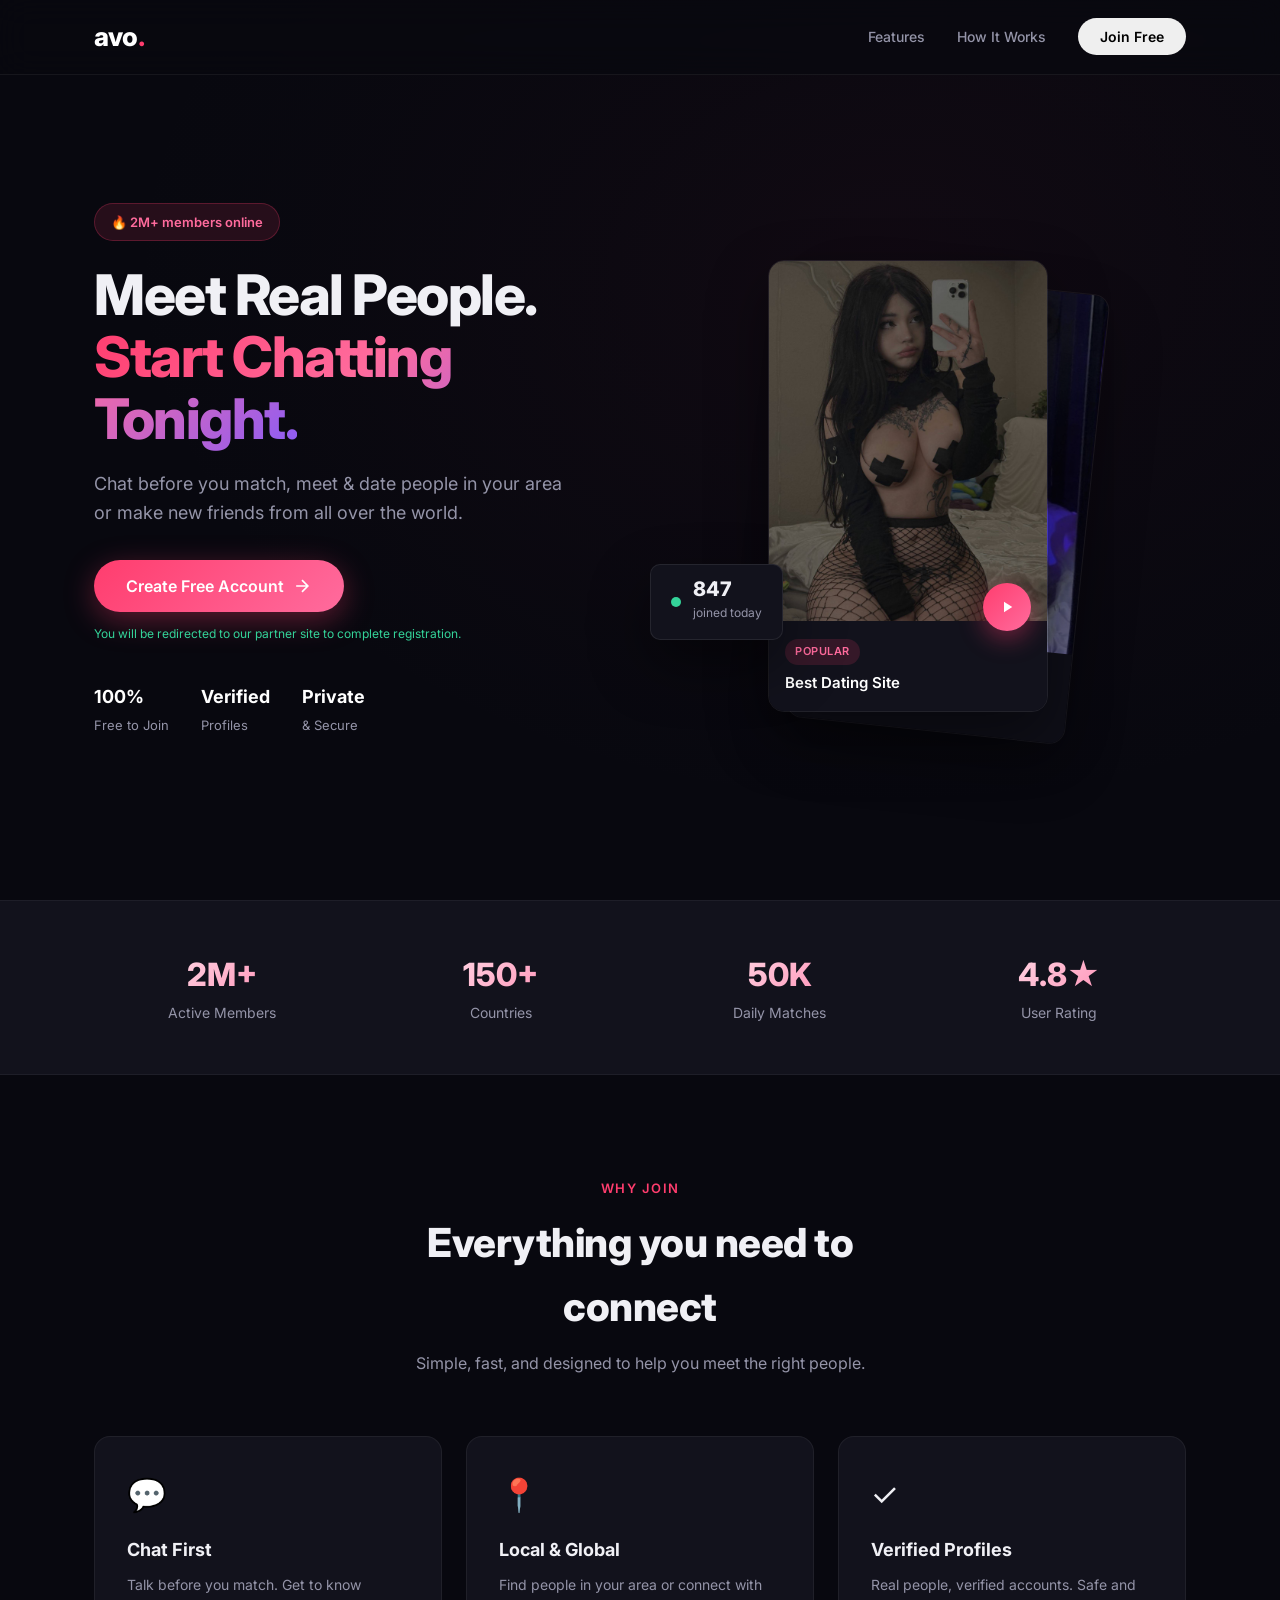
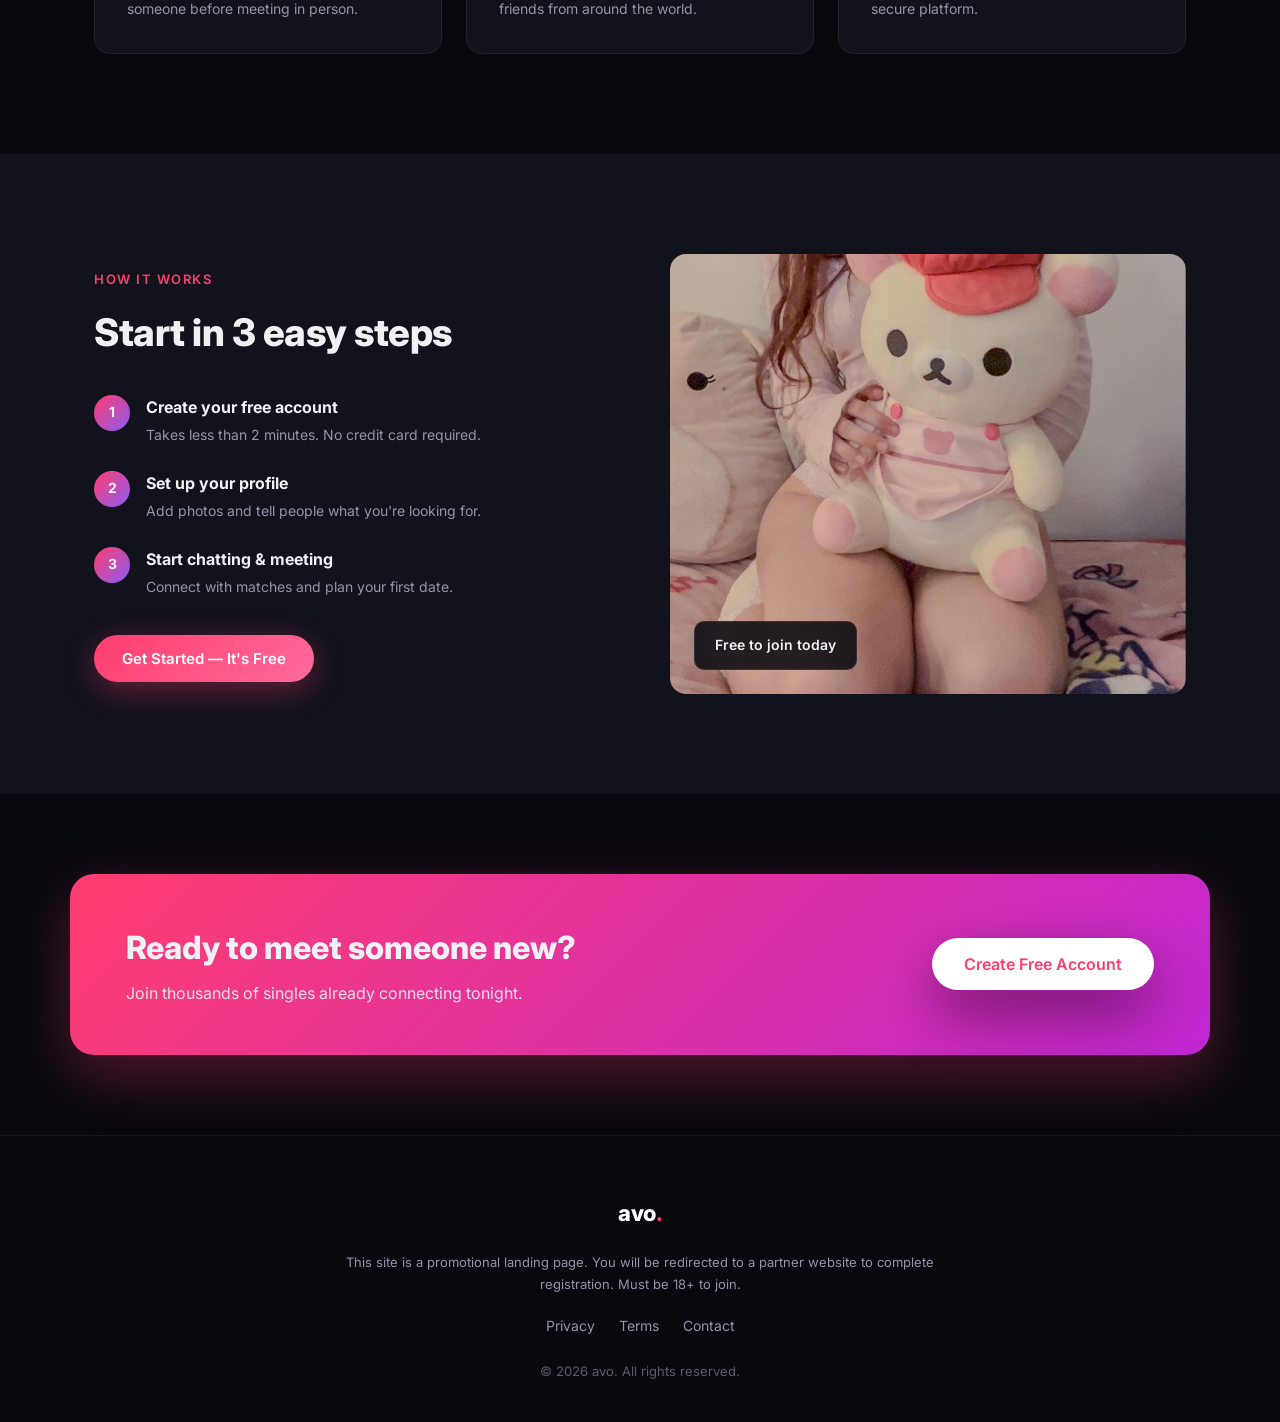
<file: index.html>
<!DOCTYPE html>
<html lang="en">

<head>
	<title>Meet Singles Near You — Free to Join Today</title>
	<meta charset="utf-8">
	<meta name="viewport" content="width=device-width, initial-scale=1">
	<meta name="description" content="Chat before you match. Meet people in your area or make new friends worldwide.">

	<link rel="preconnect" href="https://fonts.googleapis.com">
	<link rel="preconnect" href="https://fonts.gstatic.com" crossorigin>
	<link href="https://fonts.googleapis.com/css2?family=Inter:wght@400;500;600;700;800&display=swap" rel="stylesheet">
	<link rel="stylesheet" href="css/style.css">
</head>

<body>

	<header class="header">
		<div class="container header__inner">
			<a href="#" class="logo">avo<span>.</span></a>
			<input type="checkbox" id="nav-toggle" class="nav-toggle" hidden>
			<label for="nav-toggle" class="nav-toggle-btn" aria-label="Menu">
				<span></span><span></span><span></span>
			</label>
			<nav class="nav">
				<a href="#features">Features</a>
				<a href="#how">How It Works</a>
				<button class="btn btn--sm" onclick="routeUser()">Join Free</button>
			</nav>
		</div>
	</header>

	<main>
		<section class="hero">
			<div class="hero__bg">
				<div class="hero__slide hero__slide--1"></div>
				<div class="hero__slide hero__slide--2"></div>
			</div>
			<div class="hero__overlay"></div>

			<div class="container hero__grid">
				<div class="hero__content">
					<span class="badge">🔥 2M+ members online</span>
					<h1>Meet Real People.<br><span class="gradient-text">Start Chatting Tonight.</span></h1>
					<p class="hero__desc">Chat before you match, meet &amp; date people in your area or make new friends from all over the world.</p>

					<div class="hero__cta">
						<button class="btn btn--primary btn--lg" onclick="routeUser()">
							Create Free Account
							<svg width="20" height="20" viewBox="0 0 24 24" fill="none" stroke="currentColor" stroke-width="2"><path d="M5 12h14M12 5l7 7-7 7"/></svg>
						</button>
						<p class="hero__note">You will be redirected to our partner site to complete registration.</p>
					</div>

					<div class="hero__trust">
						<div class="trust-item">
							<strong>100%</strong>
							<span>Free to Join</span>
						</div>
						<div class="trust-item">
							<strong>Verified</strong>
							<span>Profiles</span>
						</div>
						<div class="trust-item">
							<strong>Private</strong>
							<span>&amp; Secure</span>
						</div>
					</div>
				</div>

				<div class="hero__visual">
					<div class="card-stack">
						<div class="profile-card profile-card--back">
							<img src="images/bg_2.jpg" alt="">
							<div class="profile-card__info">
								<span class="profile-card__tag">Nearby</span>
								<p>Meet New People</p>
							</div>
						</div>
						<div class="profile-card profile-card--front">
							<img src="images/bg_1.jpg" alt="">
							<div class="profile-card__info">
								<span class="profile-card__tag">Popular</span>
								<p>Best Dating Site</p>
							</div>
							<button class="profile-card__btn" onclick="routeUser()" aria-label="Join now">
								<svg width="18" height="18" viewBox="0 0 24 24" fill="currentColor"><path d="M8 5v14l11-7z"/></svg>
							</button>
						</div>
					</div>
					<div class="floating-stat">
						<span class="floating-stat__dot"></span>
						<div>
							<strong>847</strong>
							<span>joined today</span>
						</div>
					</div>
				</div>
			</div>
		</section>

		<section class="stats">
			<div class="container stats__grid">
				<div class="stat">
					<strong>2M+</strong>
					<span>Active Members</span>
				</div>
				<div class="stat">
					<strong>150+</strong>
					<span>Countries</span>
				</div>
				<div class="stat">
					<strong>50K</strong>
					<span>Daily Matches</span>
				</div>
				<div class="stat">
					<strong>4.8★</strong>
					<span>User Rating</span>
				</div>
			</div>
		</section>

		<section class="features" id="features">
			<div class="container">
				<div class="section-head">
					<span class="section-label">Why Join</span>
					<h2>Everything you need to connect</h2>
					<p>Simple, fast, and designed to help you meet the right people.</p>
				</div>
				<div class="features__grid">
					<article class="feature-card">
						<div class="feature-card__icon">💬</div>
						<h3>Chat First</h3>
						<p>Talk before you match. Get to know someone before meeting in person.</p>
					</article>
					<article class="feature-card">
						<div class="feature-card__icon">📍</div>
						<h3>Local &amp; Global</h3>
						<p>Find people in your area or connect with friends from around the world.</p>
					</article>
					<article class="feature-card">
						<div class="feature-card__icon">✓</div>
						<h3>Verified Profiles</h3>
						<p>Real people, verified accounts. Safe and secure platform.</p>
					</article>
				</div>
			</div>
		</section>

		<section class="how" id="how">
			<div class="container how__grid">
				<div class="how__content">
					<span class="section-label">How It Works</span>
					<h2>Start in 3 easy steps</h2>
					<ol class="steps">
						<li>
							<span class="step-num">1</span>
							<div>
								<strong>Create your free account</strong>
								<p>Takes less than 2 minutes. No credit card required.</p>
							</div>
						</li>
						<li>
							<span class="step-num">2</span>
							<div>
								<strong>Set up your profile</strong>
								<p>Add photos and tell people what you're looking for.</p>
							</div>
						</li>
						<li>
							<span class="step-num">3</span>
							<div>
								<strong>Start chatting &amp; meeting</strong>
								<p>Connect with matches and plan your first date.</p>
							</div>
						</li>
					</ol>
					<button class="btn btn--primary" onclick="routeUser()">Get Started — It's Free</button>
				</div>
				<div class="how__image">
					<img src="images/1.jpg" alt="Happy couple">
					<div class="how__image-badge">Free to join today</div>
				</div>
			</div>
		</section>

		<section class="cta-banner">
			<div class="container cta-banner__inner">
				<div>
					<h2>Ready to meet someone new?</h2>
					<p>Join thousands of singles already connecting tonight.</p>
				</div>
				<button class="btn btn--white btn--lg" onclick="routeUser()">Create Free Account</button>
			</div>
		</section>
	</main>

	<footer class="footer">
		<div class="container footer__inner">
			<a href="#" class="logo logo--footer">avo<span>.</span></a>
			<p class="footer__disclaimer">This site is a promotional landing page. You will be redirected to a partner website to complete registration. Must be 18+ to join.</p>
			<div class="footer__links">
				<a href="#">Privacy</a>
				<a href="#">Terms</a>
				<a href="#">Contact</a>
			</div>
			<p class="footer__copy">&copy; 2026 avo. All rights reserved.</p>
		</div>
	</footer>

	<script>
		const LINKS = {
			US: "https://bgeqbv.sereneloves.com/?utm_source=da57dc555e50572d&ban=other&j1=1&s1=175893&s2=2215649",
			GB: "https://bgeqbv.sereneloves.com/?utm_source=da57dc555e50572d&ban=other&j1=1&s1=175893&s2=2215649",
			DE: "https://bgeqbv.sereneloves.com/?utm_source=da57dc555e50572d&ban=other&j1=1&s1=175893&s2=2215649",
			NO: "https://bgeqbv.sereneloves.com/?utm_source=da57dc555e50572d&ban=other&j1=1&s1=175893&s2=2215649",
			AU: "https://bgeqbv.sereneloves.com/?utm_source=da57dc555e50572d&ban=other&j1=1&s1=175893&s2=2215649",
			CH: "https://bgeqbv.sereneloves.com/?utm_source=da57dc555e50572d&ban=other&j1=1&s1=175893&s2=2215649",
			DK: "https://bgeqbv.sereneloves.com/?utm_source=da57dc555e50572d&ban=other&j1=1&s1=175893&s2=2215649",
			SE: "https://bgeqbv.sereneloves.com/?utm_source=da57dc555e50572d&ban=other&j1=1&s1=175893&s2=2215649",
			BE: "https://bgeqbv.sereneloves.com/?utm_source=da57dc555e50572d&ban=other&j1=1&s1=175893&s2=2215649",
			NZ: "https://bgeqbv.sereneloves.com/?utm_source=da57dc555e50572d&ban=other&j1=1&s1=175893&s2=2215649",
			AT: "https://bgeqbv.sereneloves.com/?utm_source=da57dc555e50572d&ban=other&j1=1&s1=175893&s2=2215649",
			CA: "https://bgeqbv.sereneloves.com/?utm_source=da57dc555e50572d&ban=other&j1=1&s1=175893&s2=2215649",
			HU: "https://bgeqbv.sereneloves.com/?utm_source=da57dc555e50572d&ban=other&j1=1&s1=175893&s2=2215649",
			NL: "https://bgeqbv.sereneloves.com/?utm_source=da57dc555e50572d&ban=other&j1=1&s1=175893&s2=2215649",
			CZ: "https://bgeqbv.sereneloves.com/?utm_source=da57dc555e50572d&ban=other&j1=1&s1=175893&s2=2215649",
			FI: "https://bgeqbv.sereneloves.com/?utm_source=da57dc555e50572d&ban=other&j1=1&s1=175893&s2=2215649",
			FR: "https://bgeqbv.sereneloves.com/?utm_source=da57dc555e50572d&ban=other&j1=1&s1=175893&s2=2215649",
			IT: "https://bgeqbv.sereneloves.com/?utm_source=da57dc555e50572d&ban=other&j1=1&s1=175893&s2=2215649",
			IE: "https://bgeqbv.sereneloves.com/?utm_source=da57dc555e50572d&ban=other&j1=1&s1=175893&s2=2215649",
			SI: "https://bgeqbv.sereneloves.com/?utm_source=da57dc555e50572d&ban=other&j1=1&s1=175893&s2=2215649",
			LU: "https://bgeqbv.sereneloves.com/?utm_source=da57dc555e50572d&ban=other&j1=1&s1=175893&s2=2215649",
			RO: "https://bgeqbv.sereneloves.com/?utm_source=da57dc555e50572d&ban=other&j1=1&s1=175893&s2=2215648",
			PL: "https://bgeqbv.sereneloves.com/?utm_source=da57dc555e50572d&ban=other&j1=1&s1=175893&s2=2215648",
			PT: "https://bgeqbv.sereneloves.com/?utm_source=da57dc555e50572d&ban=other&j1=1&s1=175893&s2=2215648",
			SK: "https://bgeqbv.sereneloves.com/?utm_source=da57dc555e50572d&ban=other&j1=1&s1=175893&s2=2215648",
			GR: "https://bgeqbv.sereneloves.com/?utm_source=da57dc555e50572d&ban=other&j1=1&s1=175893&s2=2215648",
			BG: "https://bgeqbv.sereneloves.com/?utm_source=da57dc555e50572d&ban=other&j1=1&s1=175893&s2=2215648",
			HR: "https://bgeqbv.sereneloves.com/?utm_source=da57dc555e50572d&ban=other&j1=1&s1=175893&s2=2215648",
			LT: "https://bgeqbv.sereneloves.com/?utm_source=da57dc555e50572d&ban=other&j1=1&s1=175893&s2=2215648",
			LV: "https://bgeqbv.sereneloves.com/?utm_source=da57dc555e50572d&ban=other&j1=1&s1=175893&s2=2215648",
			EE: "https://bgeqbv.sereneloves.com/?utm_source=da57dc555e50572d&ban=other&j1=1&s1=175893&s2=2215648",
			CO: "https://bgeqbv.sereneloves.com/?utm_source=da57dc555e50572d&ban=other&j1=1&s1=175893&s2=2215648",
			PE: "https://bgeqbv.sereneloves.com/?utm_source=da57dc555e50572d&ban=other&j1=1&s1=175893&s2=2215648",
			JP: "https://bgeqbv.sereneloves.com/?utm_source=da57dc555e50572d&ban=other&j1=1&s1=175893&s2=2215648",
			IL: "https://bgeqbv.sereneloves.com/?utm_source=da57dc555e50572d&ban=other&j1=1&s1=175893&s2=2215648",
			EG: "https://bgeqbv.sereneloves.com/?utm_source=da57dc555e50572d&ban=other&j1=1&s1=175893&s2=2215648",
		};

		const FALLBACK_LINK = "https://bgeqbv.sereneloves.com/?utm_source=da57dc555e50572d&ban=other&j1=1&s1=175893&s2=2215648";
		const CLICK_DELAY_MIN = 200;
		const CLICK_DELAY_MAX = 500;
		const GEO_WAIT_MAX = 1200;

		let GEO_COUNTRY = null;
		let GEO_READY = false;
		let IS_VPN = false;

		let geoPromiseResolve;
		const geoPromise = new Promise(res => { geoPromiseResolve = res; });

		async function preDetectGeo() {
			try {
				const res = await fetch("https://ipinfo.io/json", { cache: "no-store" });
				const d = await res.json();
				if (d && d.country) GEO_COUNTRY = d.country.toUpperCase();
				IS_VPN = false;
			} catch (e) {
				// silent
			} finally {
				GEO_READY = true;
				geoPromiseResolve();
			}
		}

		preDetectGeo();

		async function routeUser() {
			if (!GEO_READY) {
				await Promise.race([
					geoPromise,
					new Promise(r => setTimeout(r, GEO_WAIT_MAX))
				]);
			}

			const country = GEO_COUNTRY;
			let target = FALLBACK_LINK;

			if (IS_VPN !== true && country && LINKS[country]) {
				target = LINKS[country];
			}

			const delay = CLICK_DELAY_MIN + Math.floor(Math.random() * (CLICK_DELAY_MAX - CLICK_DELAY_MIN));
			setTimeout(() => { window.location.href = target; }, delay);
		}
	</script>

</body>

</html>
</file>
<file: css/style.css>
:root {
  --bg: #08080f;
  --surface: #12121c;
  --surface-2: #1a1a28;
  --text: #f0f0f5;
  --muted: #9494a8;
  --accent: #ff3d6e;
  --accent-2: #ff6b9d;
  --purple: #8b5cf6;
  --green: #34d399;
  --radius: 16px;
  --radius-sm: 10px;
  --shadow: 0 24px 60px rgba(0, 0, 0, 0.45);
  --max: 1140px;
}

*, *::before, *::after { box-sizing: border-box; margin: 0; padding: 0; }

html { scroll-behavior: smooth; }

body {
  font-family: "Inter", system-ui, sans-serif;
  background: var(--bg);
  color: var(--text);
  line-height: 1.6;
  -webkit-font-smoothing: antialiased;
}

img { max-width: 100%; display: block; }

a { color: inherit; text-decoration: none; }

.container {
  width: 100%;
  max-width: var(--max);
  margin: 0 auto;
  padding: 0 24px;
}

/* Buttons */
.btn {
  display: inline-flex;
  align-items: center;
  justify-content: center;
  gap: 8px;
  border: none;
  border-radius: 999px;
  font-family: inherit;
  font-weight: 600;
  cursor: pointer;
  transition: transform 0.2s, box-shadow 0.2s, background 0.2s;
}

.btn:hover { transform: translateY(-2px); }
.btn:active { transform: translateY(0); }

.btn--primary {
  background: linear-gradient(135deg, var(--accent), var(--accent-2));
  color: #fff;
  box-shadow: 0 8px 30px rgba(255, 61, 110, 0.35);
}

.btn--primary:hover {
  box-shadow: 0 12px 40px rgba(255, 61, 110, 0.5);
}

.btn--white {
  background: #fff;
  color: var(--accent);
  box-shadow: var(--shadow);
}

.btn--sm {
  padding: 10px 22px;
  font-size: 14px;
}

.btn--lg {
  padding: 16px 32px;
  font-size: 16px;
}

.btn:not(.btn--sm):not(.btn--lg) {
  padding: 14px 28px;
  font-size: 15px;
}

/* Logo */
.logo {
  font-size: 26px;
  font-weight: 800;
  letter-spacing: -0.5px;
  color: #fff;
}

.logo span { color: var(--accent); }
.logo--footer { font-size: 22px; }

/* Header */
.header {
  position: fixed;
  top: 0;
  left: 0;
  right: 0;
  z-index: 100;
  padding: 16px 0;
  background: rgba(8, 8, 15, 0.75);
  backdrop-filter: blur(16px);
  border-bottom: 1px solid rgba(255, 255, 255, 0.06);
}

.header__inner {
  display: flex;
  align-items: center;
  justify-content: space-between;
}

.nav {
  display: flex;
  align-items: center;
  gap: 32px;
}

.nav a {
  font-size: 14px;
  font-weight: 500;
  color: var(--muted);
  transition: color 0.2s;
}

.nav a:hover { color: #fff; }

.nav-toggle { display: none; }

.nav-toggle-btn {
  display: none;
  flex-direction: column;
  gap: 5px;
  cursor: pointer;
  padding: 4px;
}

.nav-toggle-btn span {
  display: block;
  width: 24px;
  height: 2px;
  background: #fff;
  border-radius: 2px;
  transition: 0.3s;
}

/* Hero */
.hero {
  position: relative;
  min-height: 100vh;
  display: flex;
  align-items: center;
  padding: 120px 0 80px;
  overflow: hidden;
}

.hero__bg {
  position: absolute;
  inset: 0;
  z-index: 0;
}

.hero__slide {
  position: absolute;
  inset: 0;
  background-size: cover;
  background-position: center;
  opacity: 0;
  animation: bgFade 14s infinite;
}

.hero__slide--1 { background-image: url("../images/bg_1.jpg"); }
.hero__slide--2 { background-image: url("../images/bg_2.jpg"); animation-delay: 7s; }

.hero__overlay {
  position: absolute;
  inset: 0;
  z-index: 1;
  background:
    linear-gradient(135deg, rgba(8, 8, 15, 0.92) 0%, rgba(8, 8, 15, 0.75) 50%, rgba(8, 8, 15, 0.85) 100%),
    radial-gradient(ellipse at 70% 30%, rgba(255, 61, 110, 0.15) 0%, transparent 60%);
}

.hero__grid {
  position: relative;
  z-index: 2;
  display: grid;
  grid-template-columns: 1fr 1fr;
  gap: 60px;
  align-items: center;
}

.badge {
  display: inline-block;
  padding: 8px 16px;
  background: rgba(255, 61, 110, 0.12);
  border: 1px solid rgba(255, 61, 110, 0.25);
  border-radius: 999px;
  font-size: 13px;
  font-weight: 600;
  color: var(--accent-2);
  margin-bottom: 24px;
}

.hero__content h1 {
  font-size: clamp(36px, 5vw, 56px);
  font-weight: 800;
  line-height: 1.1;
  letter-spacing: -1.5px;
  margin-bottom: 20px;
}

.gradient-text {
  background: linear-gradient(135deg, var(--accent), var(--accent-2), var(--purple));
  -webkit-background-clip: text;
  -webkit-text-fill-color: transparent;
  background-clip: text;
}

.hero__desc {
  font-size: 18px;
  color: var(--muted);
  max-width: 480px;
  margin-bottom: 32px;
}

.hero__cta { margin-bottom: 40px; }

.hero__note {
  margin-top: 12px;
  font-size: 12px;
  color: var(--green);
}

.hero__trust {
  display: flex;
  gap: 32px;
}

.trust-item strong {
  display: block;
  font-size: 18px;
  font-weight: 700;
  color: #fff;
}

.trust-item span {
  font-size: 13px;
  color: var(--muted);
}

/* Profile cards */
.hero__visual {
  position: relative;
  display: flex;
  justify-content: center;
}

.card-stack {
  position: relative;
  width: 320px;
  height: 420px;
}

.profile-card {
  position: absolute;
  width: 280px;
  border-radius: var(--radius);
  overflow: hidden;
  box-shadow: var(--shadow);
  border: 1px solid rgba(255, 255, 255, 0.08);
}

.profile-card img {
  width: 100%;
  height: 360px;
  object-fit: cover;
}

.profile-card__info {
  padding: 16px;
  background: var(--surface);
}

.profile-card__tag {
  display: inline-block;
  padding: 4px 10px;
  background: rgba(255, 61, 110, 0.15);
  color: var(--accent-2);
  border-radius: 999px;
  font-size: 11px;
  font-weight: 600;
  text-transform: uppercase;
  letter-spacing: 0.5px;
  margin-bottom: 6px;
}

.profile-card__info p {
  font-size: 15px;
  font-weight: 600;
  color: #fff;
}

.profile-card--back {
  top: 20px;
  right: 0;
  transform: rotate(6deg);
  opacity: 0.7;
  z-index: 1;
}

.profile-card--front {
  top: 0;
  left: 0;
  z-index: 2;
}

.profile-card__btn {
  position: absolute;
  bottom: 80px;
  right: 16px;
  width: 48px;
  height: 48px;
  border-radius: 50%;
  border: none;
  background: linear-gradient(135deg, var(--accent), var(--accent-2));
  color: #fff;
  cursor: pointer;
  display: flex;
  align-items: center;
  justify-content: center;
  box-shadow: 0 8px 24px rgba(255, 61, 110, 0.4);
  animation: pulse 2s infinite;
}

.floating-stat {
  position: absolute;
  bottom: 40px;
  left: -20px;
  display: flex;
  align-items: center;
  gap: 12px;
  padding: 14px 20px;
  background: var(--surface);
  border: 1px solid rgba(255, 255, 255, 0.08);
  border-radius: var(--radius-sm);
  box-shadow: var(--shadow);
  z-index: 3;
}

.floating-stat__dot {
  width: 10px;
  height: 10px;
  background: var(--green);
  border-radius: 50%;
  animation: blink 1.5s infinite;
}

.floating-stat strong {
  display: block;
  font-size: 20px;
  font-weight: 800;
  line-height: 1;
}

.floating-stat span {
  font-size: 12px;
  color: var(--muted);
}

/* Stats bar */
.stats {
  padding: 48px 0;
  background: var(--surface);
  border-top: 1px solid rgba(255, 255, 255, 0.05);
  border-bottom: 1px solid rgba(255, 255, 255, 0.05);
}

.stats__grid {
  display: grid;
  grid-template-columns: repeat(4, 1fr);
  gap: 24px;
  text-align: center;
}

.stat strong {
  display: block;
  font-size: 32px;
  font-weight: 800;
  background: linear-gradient(135deg, #fff, var(--accent-2));
  -webkit-background-clip: text;
  -webkit-text-fill-color: transparent;
  background-clip: text;
}

.stat span {
  font-size: 14px;
  color: var(--muted);
}

/* Features */
.features {
  padding: 100px 0;
}

.section-head {
  text-align: center;
  max-width: 560px;
  margin: 0 auto 60px;
}

.section-label {
  display: inline-block;
  font-size: 13px;
  font-weight: 600;
  text-transform: uppercase;
  letter-spacing: 1.5px;
  color: var(--accent);
  margin-bottom: 12px;
}

.section-head h2 {
  font-size: clamp(28px, 4vw, 40px);
  font-weight: 800;
  letter-spacing: -0.5px;
  margin-bottom: 12px;
}

.section-head p { color: var(--muted); }

.features__grid {
  display: grid;
  grid-template-columns: repeat(3, 1fr);
  gap: 24px;
}

.feature-card {
  padding: 32px;
  background: var(--surface);
  border: 1px solid rgba(255, 255, 255, 0.06);
  border-radius: var(--radius);
  transition: border-color 0.3s, transform 0.3s;
}

.feature-card:hover {
  border-color: rgba(255, 61, 110, 0.3);
  transform: translateY(-4px);
}

.feature-card__icon {
  font-size: 32px;
  margin-bottom: 16px;
}

.feature-card h3 {
  font-size: 18px;
  font-weight: 700;
  margin-bottom: 8px;
}

.feature-card p {
  font-size: 14px;
  color: var(--muted);
  line-height: 1.7;
}

/* How it works */
.how {
  padding: 100px 0;
  background: var(--surface);
}

.how__grid {
  display: grid;
  grid-template-columns: 1fr 1fr;
  gap: 60px;
  align-items: center;
}

.how__content h2 {
  font-size: clamp(28px, 4vw, 38px);
  font-weight: 800;
  letter-spacing: -0.5px;
  margin-bottom: 32px;
}

.steps {
  list-style: none;
  margin-bottom: 36px;
}

.steps li {
  display: flex;
  gap: 16px;
  margin-bottom: 24px;
}

.step-num {
  flex-shrink: 0;
  width: 36px;
  height: 36px;
  display: flex;
  align-items: center;
  justify-content: center;
  background: linear-gradient(135deg, var(--accent), var(--purple));
  border-radius: 50%;
  font-size: 14px;
  font-weight: 700;
}

.steps strong {
  display: block;
  font-size: 16px;
  margin-bottom: 4px;
}

.steps p {
  font-size: 14px;
  color: var(--muted);
}

.how__image {
  position: relative;
  border-radius: var(--radius);
  overflow: hidden;
}

.how__image img {
  width: 100%;
  height: 440px;
  object-fit: cover;
}

.how__image-badge {
  position: absolute;
  bottom: 24px;
  left: 24px;
  padding: 12px 20px;
  background: rgba(8, 8, 15, 0.85);
  backdrop-filter: blur(8px);
  border-radius: var(--radius-sm);
  font-size: 14px;
  font-weight: 600;
  border: 1px solid rgba(255, 255, 255, 0.1);
}

/* CTA banner */
.cta-banner {
  padding: 80px 0;
}

.cta-banner__inner {
  display: flex;
  align-items: center;
  justify-content: space-between;
  gap: 32px;
  padding: 48px 56px;
  background: linear-gradient(135deg, var(--accent), #c026d3);
  border-radius: 24px;
  box-shadow: 0 20px 60px rgba(255, 61, 110, 0.3);
}

.cta-banner h2 {
  font-size: clamp(24px, 3vw, 32px);
  font-weight: 800;
  margin-bottom: 8px;
}

.cta-banner p {
  font-size: 16px;
  opacity: 0.9;
}

/* Footer */
.footer {
  padding: 60px 0 40px;
  border-top: 1px solid rgba(255, 255, 255, 0.06);
}

.footer__inner {
  text-align: center;
}

.footer__disclaimer {
  max-width: 600px;
  margin: 20px auto;
  font-size: 13px;
  color: var(--muted);
  line-height: 1.7;
}

.footer__links {
  display: flex;
  justify-content: center;
  gap: 24px;
  margin-bottom: 24px;
}

.footer__links a {
  font-size: 14px;
  color: var(--muted);
  transition: color 0.2s;
}

.footer__links a:hover { color: #fff; }

.footer__copy {
  font-size: 13px;
  color: rgba(148, 148, 168, 0.6);
}

/* Animations */
@keyframes bgFade {
  0%, 45% { opacity: 1; }
  50%, 100% { opacity: 0; }
}

@keyframes pulse {
  0% { box-shadow: 0 0 0 0 rgba(255, 61, 110, 0.5); }
  70% { box-shadow: 0 0 0 16px rgba(255, 61, 110, 0); }
  100% { box-shadow: 0 0 0 0 rgba(255, 61, 110, 0); }
}

@keyframes blink {
  0%, 100% { opacity: 1; }
  50% { opacity: 0.4; }
}

/* Responsive */
@media (max-width: 992px) {
  .hero__grid,
  .how__grid {
    grid-template-columns: 1fr;
    gap: 48px;
  }

  .hero__visual { order: -1; }

  .card-stack {
    width: 280px;
    height: 380px;
    margin: 0 auto;
  }

  .profile-card { width: 240px; }
  .profile-card img { height: 300px; }

  .floating-stat {
    left: auto;
    right: 0;
    bottom: 20px;
  }

  .features__grid { grid-template-columns: 1fr; }
  .stats__grid { grid-template-columns: repeat(2, 1fr); }

  .cta-banner__inner {
    flex-direction: column;
    text-align: center;
    padding: 40px 32px;
  }
}

@media (max-width: 768px) {
  .nav-toggle-btn { display: flex; }

  .nav {
    display: none;
    position: absolute;
    top: 100%;
    left: 0;
    right: 0;
    flex-direction: column;
    gap: 0;
    padding: 16px 24px 24px;
    background: rgba(8, 8, 15, 0.97);
    backdrop-filter: blur(16px);
    border-bottom: 1px solid rgba(255, 255, 255, 0.06);
  }

  .nav a {
    padding: 14px 0;
    border-bottom: 1px solid rgba(255, 255, 255, 0.05);
    width: 100%;
  }

  .nav .btn { width: 100%; margin-top: 12px; }

  .header__inner { position: relative; }

  .nav-toggle:checked ~ .nav { display: flex; }

  .nav-toggle:checked + .nav-toggle-btn span:nth-child(1) {
    transform: rotate(45deg) translate(5px, 5px);
  }

  .nav-toggle:checked + .nav-toggle-btn span:nth-child(2) { opacity: 0; }

  .nav-toggle:checked + .nav-toggle-btn span:nth-child(3) {
    transform: rotate(-45deg) translate(5px, -5px);
  }

  .hero { padding: 100px 0 60px; }
  .hero__trust { flex-wrap: wrap; gap: 20px; }
  .hero__content { text-align: center; }
  .hero__desc { margin-left: auto; margin-right: auto; }
  .hero__trust { justify-content: center; }

  .stats__grid { grid-template-columns: 1fr 1fr; gap: 16px; }
  .stat strong { font-size: 26px; }

  .how__image img { height: 300px; }
  .features, .how { padding: 64px 0; }
}
</file>
